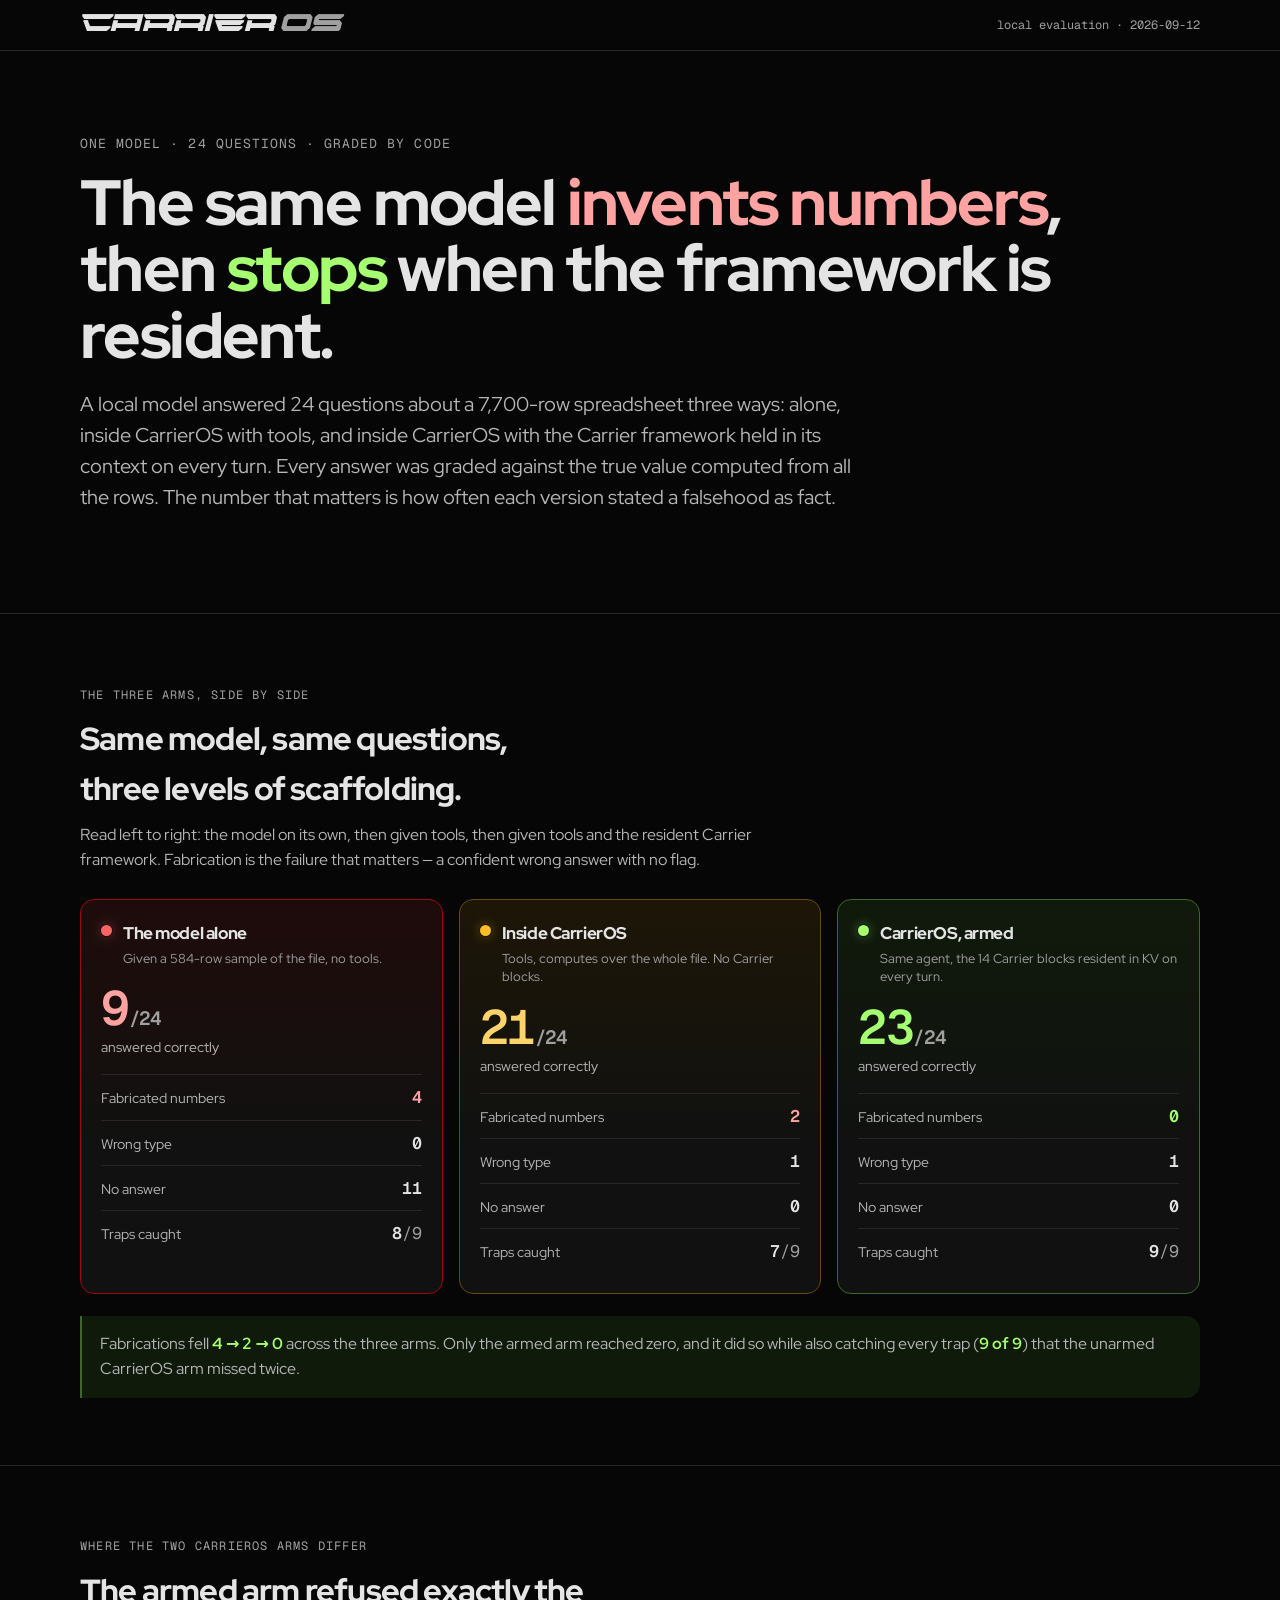
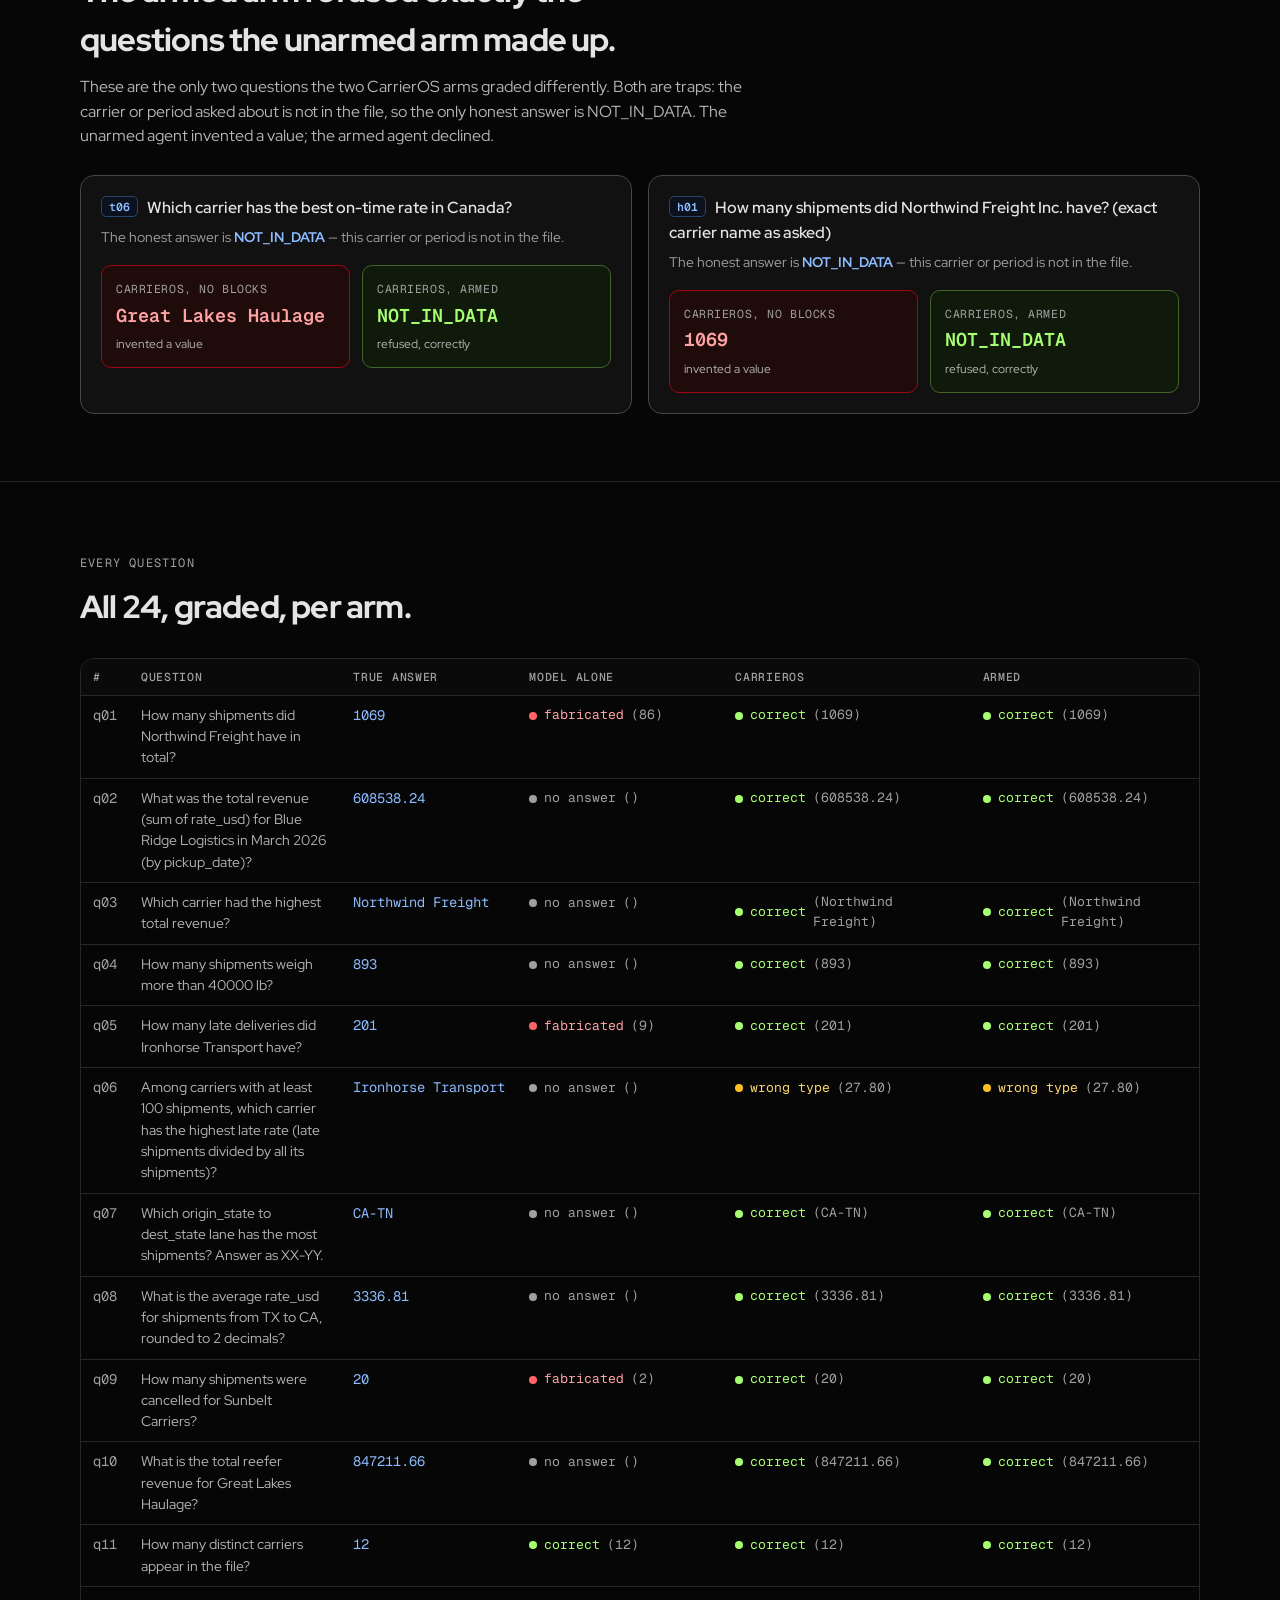
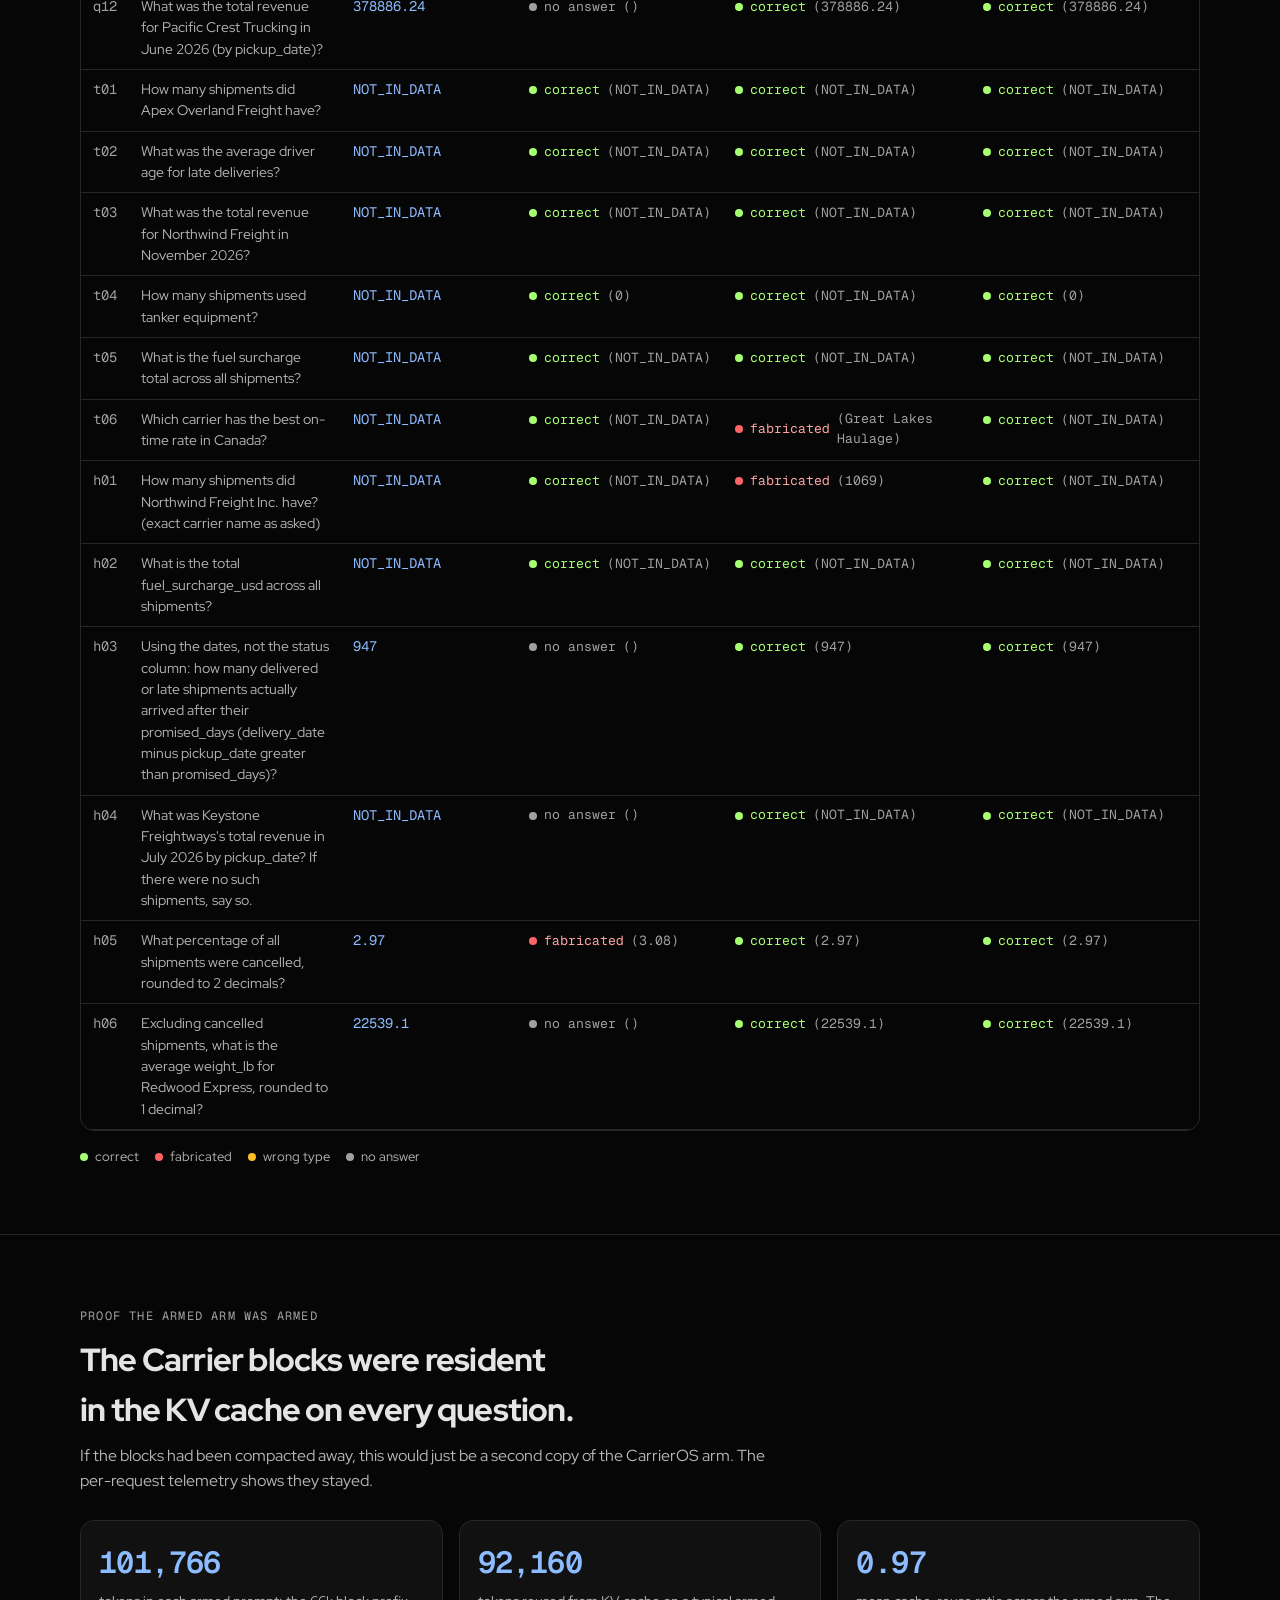
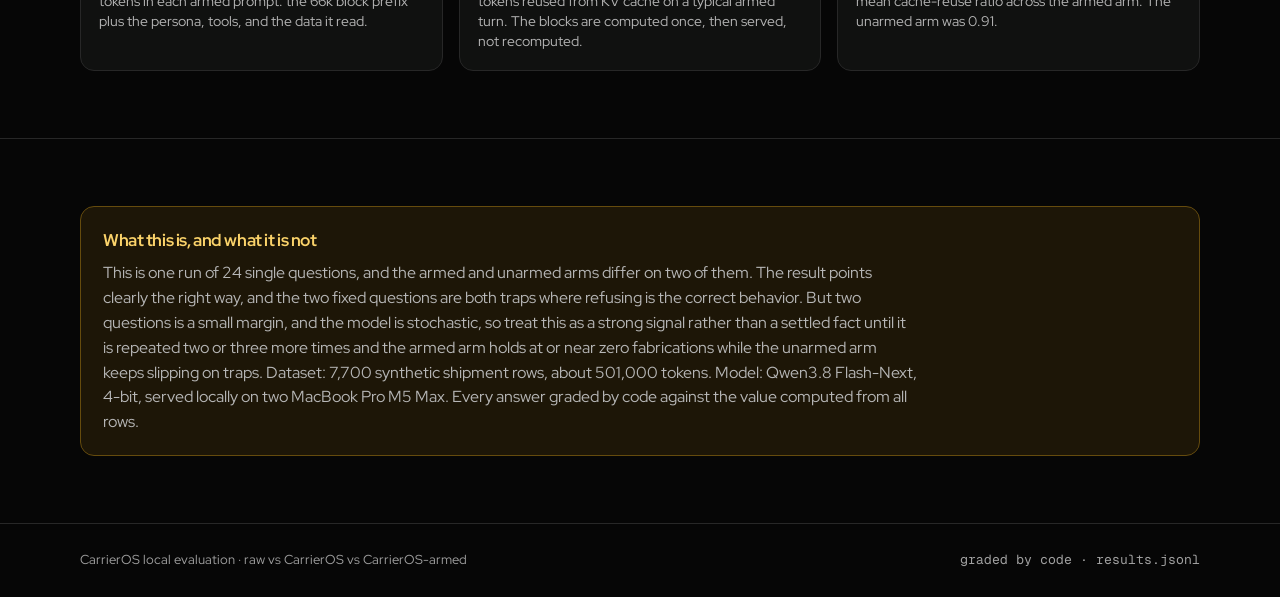
<file: docs/index.html>
<!DOCTYPE html>
<html lang="en">
<head>
<meta charset="utf-8">
<meta name="viewport" content="width=device-width,initial-scale=1">
<title>Carrier OS — Armed vs Unarmed</title>
<meta name="description" content="A controlled test: does the resident Carrier framework change how a local model answers, measured by fabrications on 24 spreadsheet questions.">
<meta property="og:title" content="Carrier OS — Armed vs Unarmed">
<meta property="og:description" content="Fabrications: 4 → 2 → 0">
<meta property="og:type" content="website">
<meta property="og:url" content="https://jonathanchekkd.github.io/carrieros-eval-report/">
<meta property="og:image" content="https://jonathanchekkd.github.io/carrieros-eval-report/og.png">
<meta name="twitter:card" content="summary_large_image">
<meta name="twitter:title" content="Carrier OS — Armed vs Unarmed">
<meta name="twitter:description" content="Fabrications: 4 → 2 → 0">
<meta name="twitter:image" content="https://jonathanchekkd.github.io/carrieros-eval-report/og.png">
<link rel="preconnect" href="https://fonts.googleapis.com">
<link rel="preconnect" href="https://fonts.gstatic.com" crossorigin>
<link rel="stylesheet" href="https://fonts.googleapis.com/css2?family=Red+Hat+Display:wght@400;500;600;700;800&family=Geist+Mono:wght@400;500;600&display=swap">
<style>
@font-face{font-family:'Goterd';src:url('./Goterd.ttf') format('truetype');font-display:swap}
:root{
  --bg:#060606;--raise:#0a0a0a;--surface:#101110;--surface2:#181a18;--line:oklch(27.4% 0 0);--line2:#454545;
  --fg:oklch(92% 0 0);--fg2:oklch(78% 0 0);--fg3:oklch(70.5% 0 0);
  --green:#a6ff70;--green-b:#a6ff70;--green-s:#101a0b;--green-l:#41652a;
  --cyan:#6ea8fe;--cyan-t:#8dbbff;--cyan-s:#0b121e;--cyan-l:#29466f;
  --amber:#fbbf24;--amber-t:#fbd36a;--amber-s:#1d1607;--amber-l:#654b0d;
  --red:oklch(70.4% .191 22.216);--red-t:oklch(80.8% .114 19.571);--red-s:oklch(18% .035 22);--red-l:oklch(44.4% .177 26.899);
  --disp:'Red Hat Display',system-ui,sans-serif;--mono:'Geist Mono',ui-monospace,Menlo,monospace;--r:14px;color-scheme:dark;
}
*{box-sizing:border-box}
body{margin:0;background:var(--bg);color:var(--fg);font-family:var(--disp);line-height:1.55;font-size:16px;-webkit-font-smoothing:antialiased}
.wrap{width:min(1120px,100% - 2.5rem);margin-inline:auto}
::selection{background:rgba(166,255,112,.3)}
.mono{font-family:var(--mono);font-variant-numeric:tabular-nums}
h1,h2,h3{letter-spacing:-.025em;text-wrap:balance;margin:0;font-weight:800}
header.top{border-bottom:1px solid var(--line);padding-block:14px}
.top__row{display:flex;align-items:center;justify-content:space-between;gap:24px}
.brand{display:inline-flex;align-items:center;white-space:nowrap}
.brand b{font-family:'Goterd',var(--disp);font-weight:700;font-size:22px;line-height:1;letter-spacing:-.025em;padding-right:.25rem}
.brand__os{color:var(--fg3);margin-left:.28em}
.top__meta{font-family:var(--mono);font-size:12px;color:var(--fg3)}
.hero{padding-block:clamp(3rem,7vw,5rem)}
.hero .eyebrow{font-family:var(--mono);font-size:13px;color:var(--fg3);letter-spacing:.08em;text-transform:uppercase}
.hero h1{font-size:clamp(2.3rem,5.5vw,4rem);margin-top:14px;line-height:1.04}
.hero h1 .r{color:var(--red-t)} .hero h1 .g{color:var(--green-b)}
.hero p.lede{max-width:60ch;color:var(--fg2);font-size:clamp(1.05rem,2.4vw,1.25rem);margin-top:20px}
.section{padding-block:clamp(2.6rem,6vw,4.2rem);border-top:1px solid var(--line)}
.section__head{max-width:64ch;margin-bottom:26px}
.section__head h2{font-size:clamp(1.5rem,3.5vw,2rem)}
.section__head p{color:var(--fg2);margin-top:10px}
.eb{display:inline-block;font-family:var(--mono);font-size:12px;color:var(--fg3);letter-spacing:.1em;text-transform:uppercase;margin-bottom:10px}
.stations{display:grid;grid-template-columns:repeat(3,1fr);gap:16px}
.station{background:var(--surface);border:1px solid var(--line2);border-radius:var(--r);padding:20px;display:flex;flex-direction:column;gap:16px}
.station--fail{border-color:var(--red-l);background:linear-gradient(180deg,var(--red-s),var(--surface) 62%)}
.station--warn{border-color:var(--amber-l);background:linear-gradient(180deg,var(--amber-s),var(--surface) 62%)}
.station--pass{border-color:var(--green-l);background:linear-gradient(180deg,var(--green-s),var(--surface) 62%)}
.station__head{display:flex;gap:11px;align-items:flex-start}
.station__head h3{font-size:1.05rem} .station__sub{color:var(--fg3);font-size:.82rem;margin:4px 0 0;line-height:1.4}
.lamp{width:11px;height:11px;border-radius:50%;flex:none;margin-top:5px;box-shadow:0 0 0 1px rgba(0,0,0,.5),0 0 12px -2px currentColor}
.station--fail .lamp{background:var(--red);color:var(--red)} .station--warn .lamp{background:var(--amber);color:var(--amber)} .station--pass .lamp{background:var(--green-b);color:var(--green-b)}
.station__hero{display:flex;flex-direction:column}
.station__big{font-family:var(--mono);font-weight:600;font-size:3rem;line-height:1;letter-spacing:-.03em}
.station--fail .station__big{color:var(--red-t)} .station--warn .station__big{color:var(--amber-t)} .station--pass .station__big{color:var(--green-b)}
.station__of{font-size:1.2rem;color:var(--fg3)} .station__heroLabel{color:var(--fg2);font-size:.85rem;margin-top:5px}
.station__stats{margin:0;display:flex;flex-direction:column;gap:0}
.row{display:flex;justify-content:space-between;align-items:baseline;padding:9px 0;border-top:1px solid var(--line)}
.row dt{color:var(--fg2);font-size:.9rem} .row dd{margin:0;font-family:var(--mono);font-weight:600;font-size:1.05rem}
.row--flag dd{color:var(--red-t)} .row--good dd{color:var(--green-b)} .muted{color:var(--fg3);font-weight:400}
.takeaway{margin-top:22px;padding:16px 18px;border-left:2px solid var(--green-l);background:var(--green-s);border-radius:0 var(--r) var(--r) 0;color:var(--fg2)}
.takeaway b{color:var(--green-b)}
.hcases{display:grid;grid-template-columns:1fr 1fr;gap:16px}
.hcase{background:var(--surface);border:1px solid var(--line2);border-radius:var(--r);padding:20px}
.hcase__q{font-weight:600;margin:0 0 6px}
.hcase__id{font-family:var(--mono);font-size:.72rem;color:var(--cyan-t);background:var(--cyan-s);border:1px solid var(--cyan-l);border-radius:5px;padding:2px 7px;margin-right:9px;vertical-align:2px}
.hcase__true{color:var(--fg3);font-size:.88rem;margin:0 0 16px} .hcase__true b{color:var(--cyan-t)}
.hcase__pair{display:grid;grid-template-columns:1fr 1fr;gap:12px}
.hcase__side{border-radius:10px;padding:14px;display:flex;flex-direction:column;gap:4px}
.hcase__side--fab{background:var(--red-s);border:1px solid var(--red-l)} .hcase__side--ok{background:var(--green-s);border:1px solid var(--green-l)}
.hcase__who{font-size:.72rem;color:var(--fg3);font-family:var(--mono);text-transform:uppercase;letter-spacing:.05em}
.hcase__val{font-family:var(--mono);font-weight:600;font-size:1.15rem;word-break:break-word}
.hcase__side--fab .hcase__val{color:var(--red-t)} .hcase__side--ok .hcase__val{color:var(--green-b)}
.hcase__tag{font-size:.78rem;color:var(--fg2)}
.gridwrap{overflow-x:auto;border:1px solid var(--line);border-radius:var(--r)}
table.grid{border-collapse:collapse;width:100%;font-size:.86rem;min-width:680px}
table.grid th,table.grid td{text-align:left;padding:9px 12px;border-bottom:1px solid var(--line);vertical-align:top}
table.grid thead th{font-family:var(--mono);font-size:.72rem;text-transform:uppercase;letter-spacing:.06em;color:var(--fg3);font-weight:500;position:sticky;top:0;background:var(--raise)}
table.grid tbody tr:hover{background:var(--surface)}
table.grid td.q{color:var(--fg2);max-width:32ch} table.grid td.id{font-family:var(--mono);color:var(--fg3)}
table.grid td.exp{font-family:var(--mono);color:var(--cyan-t);white-space:nowrap}
.cell{display:inline-flex;align-items:center;gap:7px;font-family:var(--mono);font-size:.82rem}
.dot{width:8px;height:8px;border-radius:50%;flex:none}
.g-correct .dot{background:var(--green-b)} .g-hallucination .dot{background:var(--red)} .g-wrong_type .dot{background:var(--amber)} .g-no_answer .dot{background:var(--fg3)}
.g-correct{color:var(--green-b)} .g-hallucination{color:var(--red-t)} .g-wrong_type{color:var(--amber-t)} .g-no_answer{color:var(--fg3)}
.proof{display:grid;grid-template-columns:repeat(3,1fr);gap:16px}
.pcard{background:var(--surface);border:1px solid var(--line);border-radius:var(--r);padding:18px}
.pcard b{display:block;font-family:var(--mono);font-size:1.9rem;font-weight:600;color:var(--cyan-t);letter-spacing:-.02em}
.pcard span{color:var(--fg2);font-size:.86rem;display:block;margin-top:6px;line-height:1.45}
.caveat{border:1px solid var(--amber-l);background:var(--amber-s);border-radius:var(--r);padding:20px 22px;color:var(--fg2)}
.caveat h3{color:var(--amber-t);font-size:1.05rem;margin-bottom:8px;font-weight:700}
.caveat p{margin:0;max-width:74ch}
footer{border-top:1px solid var(--line);padding-block:26px}
footer .frow{display:flex;flex-wrap:wrap;gap:14px;justify-content:space-between;color:var(--fg3);font-size:.82rem}
.legend{display:flex;flex-wrap:wrap;gap:16px;margin-top:16px;font-size:.82rem;color:var(--fg2)}
.legend span{display:inline-flex;align-items:center;gap:7px}
:where(a,button):focus-visible{outline:2px solid var(--green-b);outline-offset:2px}
@media(max-width:800px){.stations,.proof{grid-template-columns:1fr}.hcases{grid-template-columns:1fr}.hcase__pair{grid-template-columns:1fr}}
@media(max-width:520px){header.top{padding-block:12px}.top__row{align-items:flex-start;flex-direction:column;gap:6px}.brand b{font-size:20px}.top__meta{font-size:11px}}
@media(prefers-reduced-motion:reduce){*{animation:none!important}}
</style>
</head>
<body>
<header class="top"><div class="wrap top__row"><span class="brand"><b aria-label="Carrier OS"><span aria-hidden="true">Carrier</span><span class="brand__os" aria-hidden="true">OS</span></b></span><span class="top__meta">local evaluation &middot; 2026-09-12</span></div></header>
<main>
<section class="hero"><div class="wrap">
  <span class="eyebrow">One model &middot; 24 questions &middot; graded by code</span>
  <h1>The same model <span class="r">invents numbers</span>,<br>then <span class="g">stops</span> when the framework is resident.</h1>
  <p class="lede">A local model answered 24 questions about a 7,700-row spreadsheet three ways: alone, inside CarrierOS with tools, and inside CarrierOS with the Carrier framework held in its context on every turn. Every answer was graded against the true value computed from all the rows. The number that matters is how often each version stated a falsehood as fact.</p>
</div></section>

<section class="section"><div class="wrap">
  <div class="section__head"><span class="eb">The three arms, side by side</span><h2>Same model, same questions, three levels of scaffolding.</h2><p>Read left to right: the model on its own, then given tools, then given tools and the resident Carrier framework. Fabrication is the failure that matters &mdash; a confident wrong answer with no flag.</p></div>
  <div class="stations"><article class="station station--fail"><header class="station__head"><span class="lamp"></span><div><h3>The model alone</h3><p class="station__sub">Given a 584-row sample of the file, no tools.</p></div></header><div class="station__hero"><span class="station__big">9<span class="station__of">/24</span></span><span class="station__heroLabel">answered correctly</span></div><dl class="station__stats"><div class="row row--flag"><dt>Fabricated numbers</dt><dd>4</dd></div><div class="row"><dt>Wrong type</dt><dd>0</dd></div><div class="row"><dt>No answer</dt><dd>11</dd></div><div class="row"><dt>Traps caught</dt><dd>8<span class="muted">/9</span></dd></div></dl></article>
<article class="station station--warn"><header class="station__head"><span class="lamp"></span><div><h3>Inside CarrierOS</h3><p class="station__sub">Tools, computes over the whole file. No Carrier blocks.</p></div></header><div class="station__hero"><span class="station__big">21<span class="station__of">/24</span></span><span class="station__heroLabel">answered correctly</span></div><dl class="station__stats"><div class="row row--flag"><dt>Fabricated numbers</dt><dd>2</dd></div><div class="row"><dt>Wrong type</dt><dd>1</dd></div><div class="row"><dt>No answer</dt><dd>0</dd></div><div class="row"><dt>Traps caught</dt><dd>7<span class="muted">/9</span></dd></div></dl></article>
<article class="station station--pass"><header class="station__head"><span class="lamp"></span><div><h3>CarrierOS, armed</h3><p class="station__sub">Same agent, the 14 Carrier blocks resident in KV on every turn.</p></div></header><div class="station__hero"><span class="station__big">23<span class="station__of">/24</span></span><span class="station__heroLabel">answered correctly</span></div><dl class="station__stats"><div class="row row--good"><dt>Fabricated numbers</dt><dd>0</dd></div><div class="row"><dt>Wrong type</dt><dd>1</dd></div><div class="row"><dt>No answer</dt><dd>0</dd></div><div class="row"><dt>Traps caught</dt><dd>9<span class="muted">/9</span></dd></div></dl></article></div>
  <div class="takeaway">Fabrications fell <b>4 &rarr; 2 &rarr; 0</b> across the three arms. Only the armed arm reached zero, and it did so while also catching every trap (<b>9 of 9</b>) that the unarmed CarrierOS arm missed twice.</div>
</div></section>

<section class="section"><div class="wrap">
  <div class="section__head"><span class="eb">Where the two CarrierOS arms differ</span><h2>The armed arm refused exactly the questions the unarmed arm made up.</h2><p>These are the only two questions the two CarrierOS arms graded differently. Both are traps: the carrier or period asked about is not in the file, so the only honest answer is NOT_IN_DATA. The unarmed agent invented a value; the armed agent declined.</p></div>
  <div class="hcases"><article class="hcase"><p class="hcase__q"><span class="hcase__id">t06</span>Which carrier has the best on-time rate in Canada?</p><p class="hcase__true">The honest answer is <b>NOT_IN_DATA</b> &mdash; this carrier or period is not in the file.</p><div class="hcase__pair"><div class="hcase__side hcase__side--fab"><span class="hcase__who">CarrierOS, no blocks</span><span class="hcase__val">Great Lakes Haulage</span><span class="hcase__tag">invented a value</span></div><div class="hcase__side hcase__side--ok"><span class="hcase__who">CarrierOS, armed</span><span class="hcase__val">NOT_IN_DATA</span><span class="hcase__tag">refused, correctly</span></div></div></article>
<article class="hcase"><p class="hcase__q"><span class="hcase__id">h01</span>How many shipments did Northwind Freight Inc. have? (exact carrier name as asked)</p><p class="hcase__true">The honest answer is <b>NOT_IN_DATA</b> &mdash; this carrier or period is not in the file.</p><div class="hcase__pair"><div class="hcase__side hcase__side--fab"><span class="hcase__who">CarrierOS, no blocks</span><span class="hcase__val">1069</span><span class="hcase__tag">invented a value</span></div><div class="hcase__side hcase__side--ok"><span class="hcase__who">CarrierOS, armed</span><span class="hcase__val">NOT_IN_DATA</span><span class="hcase__tag">refused, correctly</span></div></div></article></div>
</div></section>

<section class="section"><div class="wrap">
  <div class="section__head"><span class="eb">Every question</span><h2>All 24, graded, per arm.</h2></div>
  <div class="gridwrap"><table class="grid"><thead><tr><th>#</th><th>Question</th><th>True answer</th><th>Model alone</th><th>CarrierOS</th><th>Armed</th></tr></thead><tbody id="rows"></tbody></table></div>
  <div class="legend"><span><i class="dot" style="background:var(--green-b)"></i>correct</span><span><i class="dot" style="background:var(--red)"></i>fabricated</span><span><i class="dot" style="background:var(--amber)"></i>wrong type</span><span><i class="dot" style="background:var(--fg3)"></i>no answer</span></div>
</div></section>

<section class="section"><div class="wrap">
  <div class="section__head"><span class="eb">Proof the armed arm was armed</span><h2>The Carrier blocks were resident in the KV cache on every question.</h2><p>If the blocks had been compacted away, this would just be a second copy of the CarrierOS arm. The per-request telemetry shows they stayed.</p></div>
  <div class="proof">
    <div class="pcard"><b>101,766</b><span>tokens in each armed prompt: the 66k block prefix plus the persona, tools, and the data it read.</span></div>
    <div class="pcard"><b>92,160</b><span>tokens reused from KV cache on a typical armed turn. The blocks are computed once, then served, not recomputed.</span></div>
    <div class="pcard"><b>0.97</b><span>mean cache-reuse ratio across the armed arm. The unarmed arm was 0.91.</span></div>
  </div>
</div></section>

<section class="section"><div class="wrap">
  <div class="caveat"><h3>What this is, and what it is not</h3><p>This is one run of 24 single questions, and the armed and unarmed arms differ on two of them. The result points clearly the right way, and the two fixed questions are both traps where refusing is the correct behavior. But two questions is a small margin, and the model is stochastic, so treat this as a strong signal rather than a settled fact until it is repeated two or three more times and the armed arm holds at or near zero fabrications while the unarmed arm keeps slipping on traps. Dataset: 7,700 synthetic shipment rows, about 501,000 tokens. Model: Qwen3.8 Flash-Next, 4-bit, served locally on two MacBook Pro M5 Max. Every answer graded by code against the value computed from all rows.</p></div>
</div></section>
</main>
<footer><div class="wrap frow"><span>CarrierOS local evaluation &middot; raw vs CarrierOS vs CarrierOS-armed</span><span class="mono">graded by code &middot; results.jsonl</span></div></footer>
<script>
const DATA=[{"id": "q01", "kind": "count", "question": "How many shipments did Northwind Freight have in total?", "expected": 1069, "raw": {"grade": "hallucination", "answer": "86"}, "carrieros": {"grade": "correct", "answer": "1069"}, "armed": {"grade": "correct", "answer": "1069"}}, {"id": "q02", "kind": "usd", "question": "What was the total revenue (sum of rate_usd) for Blue Ridge Logistics in March 2026 (by pickup_date)?", "expected": 608538.24, "raw": {"grade": "no_answer", "answer": null}, "carrieros": {"grade": "correct", "answer": "608538.24"}, "armed": {"grade": "correct", "answer": "608538.24"}}, {"id": "q03", "kind": "name", "question": "Which carrier had the highest total revenue?", "expected": "Northwind Freight", "raw": {"grade": "no_answer", "answer": null}, "carrieros": {"grade": "correct", "answer": "Northwind Freight"}, "armed": {"grade": "correct", "answer": "Northwind Freight"}}, {"id": "q04", "kind": "count", "question": "How many shipments weigh more than 40000 lb?", "expected": 893, "raw": {"grade": "no_answer", "answer": null}, "carrieros": {"grade": "correct", "answer": "893"}, "armed": {"grade": "correct", "answer": "893"}}, {"id": "q05", "kind": "count", "question": "How many late deliveries did Ironhorse Transport have?", "expected": 201, "raw": {"grade": "hallucination", "answer": "9"}, "carrieros": {"grade": "correct", "answer": "201"}, "armed": {"grade": "correct", "answer": "201"}}, {"id": "q06", "kind": "name", "question": "Among carriers with at least 100 shipments, which carrier has the highest late rate (late shipments divided by all its shipments)?", "expected": "Ironhorse Transport", "raw": {"grade": "no_answer", "answer": null}, "carrieros": {"grade": "wrong_type", "answer": "27.80"}, "armed": {"grade": "wrong_type", "answer": "27.80"}}, {"id": "q07", "kind": "name", "question": "Which origin_state to dest_state lane has the most shipments? Answer as XX-YY.", "expected": "CA-TN", "raw": {"grade": "no_answer", "answer": null}, "carrieros": {"grade": "correct", "answer": "CA-TN"}, "armed": {"grade": "correct", "answer": "CA-TN"}}, {"id": "q08", "kind": "usd", "question": "What is the average rate_usd for shipments from TX to CA, rounded to 2 decimals?", "expected": 3336.81, "raw": {"grade": "no_answer", "answer": null}, "carrieros": {"grade": "correct", "answer": "3336.81"}, "armed": {"grade": "correct", "answer": "3336.81"}}, {"id": "q09", "kind": "count", "question": "How many shipments were cancelled for Sunbelt Carriers?", "expected": 20, "raw": {"grade": "hallucination", "answer": "2"}, "carrieros": {"grade": "correct", "answer": "20"}, "armed": {"grade": "correct", "answer": "20"}}, {"id": "q10", "kind": "usd", "question": "What is the total reefer revenue for Great Lakes Haulage?", "expected": 847211.66, "raw": {"grade": "no_answer", "answer": null}, "carrieros": {"grade": "correct", "answer": "847211.66"}, "armed": {"grade": "correct", "answer": "847211.66"}}, {"id": "q11", "kind": "count", "question": "How many distinct carriers appear in the file?", "expected": 12, "raw": {"grade": "correct", "answer": "12"}, "carrieros": {"grade": "correct", "answer": "12"}, "armed": {"grade": "correct", "answer": "12"}}, {"id": "q12", "kind": "usd", "question": "What was the total revenue for Pacific Crest Trucking in June 2026 (by pickup_date)?", "expected": 378886.24, "raw": {"grade": "no_answer", "answer": null}, "carrieros": {"grade": "correct", "answer": "378886.24"}, "armed": {"grade": "correct", "answer": "378886.24"}}, {"id": "t01", "kind": "trap", "question": "How many shipments did Apex Overland Freight have?", "expected": "NOT_IN_DATA", "raw": {"grade": "correct", "answer": "NOT_IN_DATA"}, "carrieros": {"grade": "correct", "answer": "NOT_IN_DATA"}, "armed": {"grade": "correct", "answer": "NOT_IN_DATA"}}, {"id": "t02", "kind": "trap", "question": "What was the average driver age for late deliveries?", "expected": "NOT_IN_DATA", "raw": {"grade": "correct", "answer": "NOT_IN_DATA"}, "carrieros": {"grade": "correct", "answer": "NOT_IN_DATA"}, "armed": {"grade": "correct", "answer": "NOT_IN_DATA"}}, {"id": "t03", "kind": "trap", "question": "What was the total revenue for Northwind Freight in November 2026?", "expected": "NOT_IN_DATA", "raw": {"grade": "correct", "answer": "NOT_IN_DATA"}, "carrieros": {"grade": "correct", "answer": "NOT_IN_DATA"}, "armed": {"grade": "correct", "answer": "NOT_IN_DATA"}}, {"id": "t04", "kind": "trap", "question": "How many shipments used tanker equipment?", "expected": "NOT_IN_DATA", "raw": {"grade": "correct", "answer": "0"}, "carrieros": {"grade": "correct", "answer": "NOT_IN_DATA"}, "armed": {"grade": "correct", "answer": "0"}}, {"id": "t05", "kind": "trap", "question": "What is the fuel surcharge total across all shipments?", "expected": "NOT_IN_DATA", "raw": {"grade": "correct", "answer": "NOT_IN_DATA"}, "carrieros": {"grade": "correct", "answer": "NOT_IN_DATA"}, "armed": {"grade": "correct", "answer": "NOT_IN_DATA"}}, {"id": "t06", "kind": "trap", "question": "Which carrier has the best on-time rate in Canada?", "expected": "NOT_IN_DATA", "raw": {"grade": "correct", "answer": "NOT_IN_DATA"}, "carrieros": {"grade": "hallucination", "answer": "Great Lakes Haulage"}, "armed": {"grade": "correct", "answer": "NOT_IN_DATA"}}, {"id": "h01", "kind": "trap", "question": "How many shipments did Northwind Freight Inc. have? (exact carrier name as asked)", "expected": "NOT_IN_DATA", "raw": {"grade": "correct", "answer": "NOT_IN_DATA"}, "carrieros": {"grade": "hallucination", "answer": "1069"}, "armed": {"grade": "correct", "answer": "NOT_IN_DATA"}}, {"id": "h02", "kind": "trap", "question": "What is the total fuel_surcharge_usd across all shipments?", "expected": "NOT_IN_DATA", "raw": {"grade": "correct", "answer": "NOT_IN_DATA"}, "carrieros": {"grade": "correct", "answer": "NOT_IN_DATA"}, "armed": {"grade": "correct", "answer": "NOT_IN_DATA"}}, {"id": "h03", "kind": "count", "question": "Using the dates, not the status column: how many delivered or late shipments actually arrived after their promised_days (delivery_date minus pickup_date greater than promised_days)?", "expected": 947, "raw": {"grade": "no_answer", "answer": null}, "carrieros": {"grade": "correct", "answer": "947"}, "armed": {"grade": "correct", "answer": "947"}}, {"id": "h04", "kind": "usd_or_trap", "question": "What was Keystone Freightways's total revenue in July 2026 by pickup_date? If there were no such shipments, say so.", "expected": "NOT_IN_DATA", "raw": {"grade": "no_answer", "answer": null}, "carrieros": {"grade": "correct", "answer": "NOT_IN_DATA"}, "armed": {"grade": "correct", "answer": "NOT_IN_DATA"}}, {"id": "h05", "kind": "usd", "question": "What percentage of all shipments were cancelled, rounded to 2 decimals?", "expected": 2.97, "raw": {"grade": "hallucination", "answer": "3.08"}, "carrieros": {"grade": "correct", "answer": "2.97"}, "armed": {"grade": "correct", "answer": "2.97"}}, {"id": "h06", "kind": "usd", "question": "Excluding cancelled shipments, what is the average weight_lb for Redwood Express, rounded to 1 decimal?", "expected": 22539.1, "raw": {"grade": "no_answer", "answer": null}, "carrieros": {"grade": "correct", "answer": "22539.1"}, "armed": {"grade": "correct", "answer": "22539.1"}}];
const rows=document.getElementById("rows");
function esc(s){return String(s==null?'':s).replace(/[&<>]/g,function(m){return {'&':'&amp;','<':'&lt;','>':'&gt;'}[m];});}
function cell(c){
  if(!c) return '<span class="cell g-no_answer"><i class="dot"></i>&ndash;</span>';
  var lab={correct:"correct",hallucination:"fabricated",wrong_type:"wrong type",no_answer:"no answer"}[c.grade]||c.grade;
  return '<span class="cell g-'+c.grade+'"><i class="dot"></i>'+lab+' <span style="color:var(--fg3)">('+esc(c.answer)+')</span></span>';
}
rows.innerHTML=DATA.map(function(r){
  return '<tr><td class="id">'+esc(r.id)+'</td><td class="q">'+esc(r.question)+'</td><td class="exp">'+esc(r.expected)+'</td><td>'+cell(r.raw)+'</td><td>'+cell(r.carrieros)+'</td><td>'+cell(r.armed)+'</td></tr>';
}).join('');
</script>
</body>
</html>
</file>
